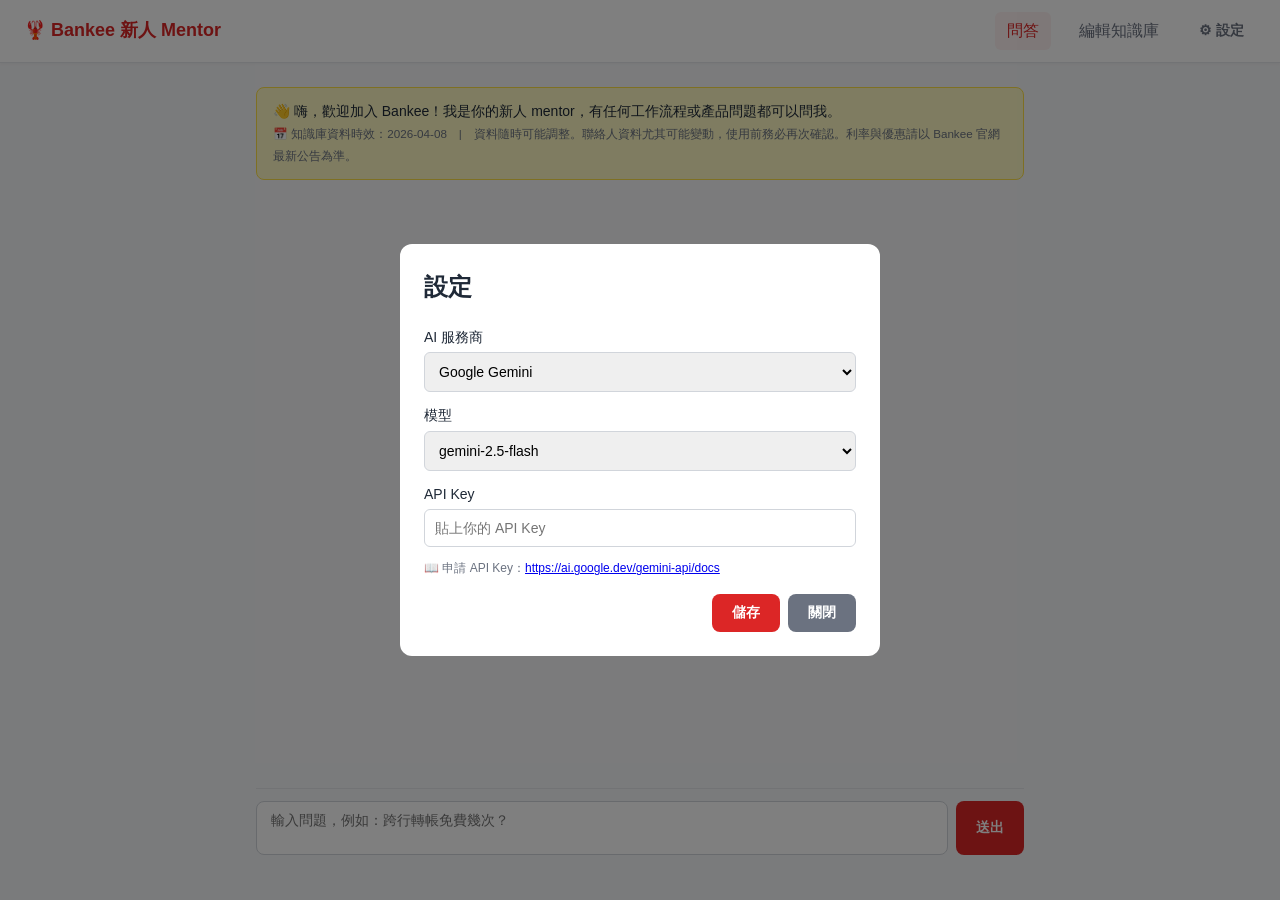
<file: docs/index.html>
<!DOCTYPE html>
<html lang="zh-Hant">
<head>
  <meta charset="UTF-8" />
  <meta name="viewport" content="width=device-width, initial-scale=1.0" />
  <title>Bankee 新人 Mentor</title>
  <link rel="stylesheet" href="css/styles.css" />
</head>
<body>
  <header class="topbar">
    <div class="brand">🦞 Bankee 新人 Mentor</div>
    <nav>
      <a href="index.html" class="active">問答</a>
      <a href="edit.html">編輯知識庫</a>
      <button id="settings-btn" class="link-btn">⚙ 設定</button>
    </nav>
  </header>

  <main class="chat-container">
    <div id="notice" class="notice">
      👋 嗨，歡迎加入 Bankee！我是你的新人 mentor，有任何工作流程或產品問題都可以問我。<br />
      <small id="data-as-of"></small>
    </div>

    <div id="messages" class="messages"></div>

    <form id="chat-form" class="chat-form">
      <textarea id="input" placeholder="輸入問題，例如：跨行轉帳免費幾次？" rows="2" required></textarea>
      <button type="submit" id="send-btn">送出</button>
    </form>
  </main>

  <!-- 設定 Modal -->
  <div id="settings-modal" class="modal hidden">
    <div class="modal-content">
      <h2>設定</h2>
      <label>
        AI 服務商
        <select id="provider-select"></select>
      </label>
      <label>
        模型
        <select id="model-select"></select>
      </label>
      <label>
        API Key
        <input type="password" id="apikey-input" placeholder="貼上你的 API Key" />
      </label>
      <p class="hint" id="apikey-hint"></p>
      <div class="modal-actions">
        <button id="settings-save">儲存</button>
        <button id="settings-close" class="secondary">關閉</button>
      </div>
    </div>
  </div>

  <script src="js/gemini.js"></script>
  <script src="js/app.js"></script>
</body>
</html>
</file>
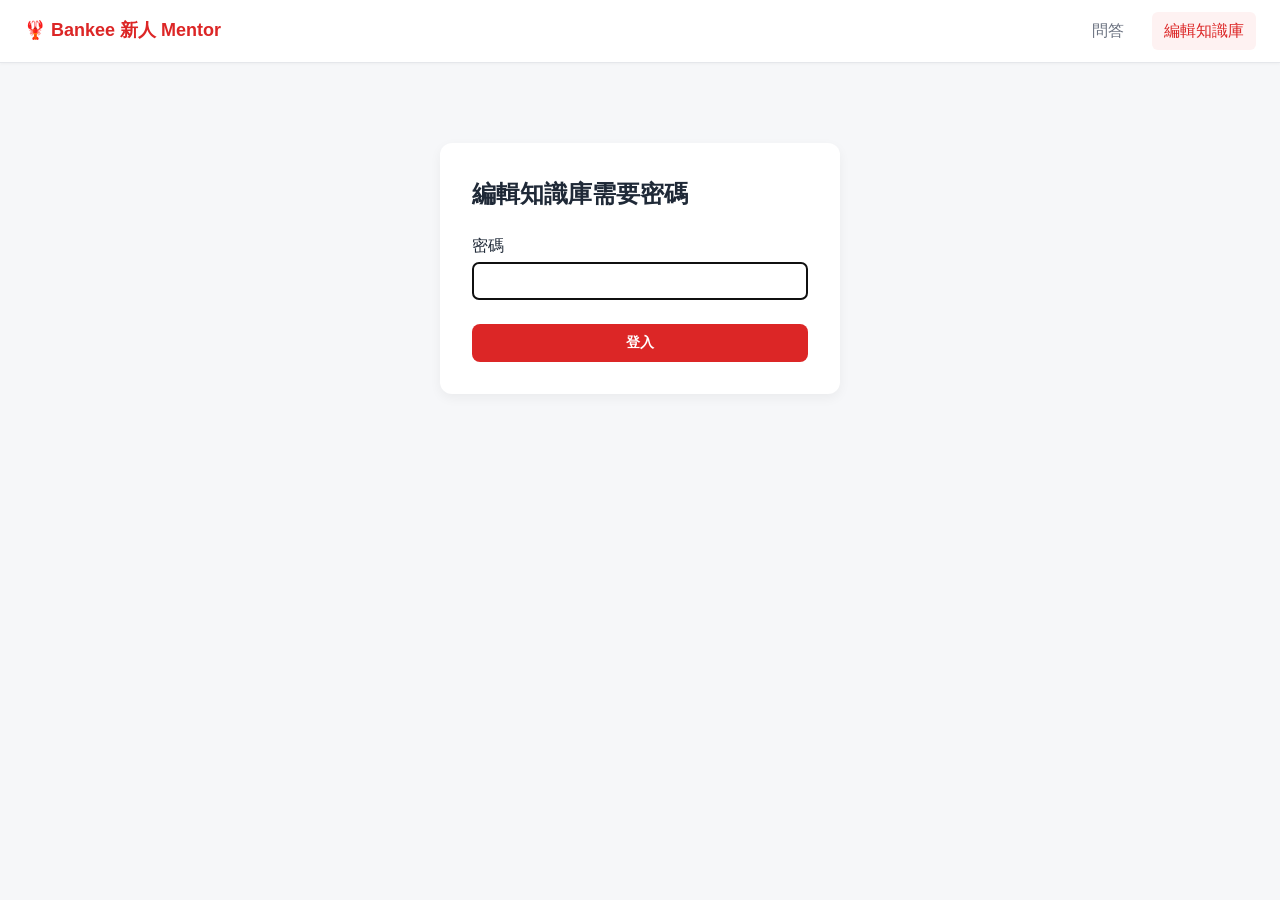
<file: docs/edit.html>
<!DOCTYPE html>
<html lang="zh-Hant">
<head>
  <meta charset="UTF-8" />
  <meta name="viewport" content="width=device-width, initial-scale=1.0" />
  <title>編輯知識庫 - Bankee Mentor</title>
  <link rel="stylesheet" href="css/styles.css" />
</head>
<body>
  <header class="topbar">
    <div class="brand">🦞 Bankee 新人 Mentor</div>
    <nav>
      <a href="index.html">問答</a>
      <a href="edit.html" class="active">編輯知識庫</a>
    </nav>
  </header>

  <main class="edit-container">
    <!-- 登入畫面 -->
    <section id="login-section">
      <h2>編輯知識庫需要密碼</h2>
      <form id="login-form">
        <label>
          密碼
          <input type="password" id="password-input" required autofocus />
        </label>
        <button type="submit">登入</button>
      </form>
      <p id="login-error" class="error hidden">密碼錯誤</p>
    </section>

    <!-- 編輯介面 -->
    <section id="editor-section" class="hidden">
      <div class="editor-header">
        <h2>知識庫編輯器</h2>
        <div>
          <button id="add-doc-btn">+ 新增文件</button>
          <button id="commit-btn">💾 儲存到 GitHub</button>
          <button id="github-settings-btn" class="secondary">🔑 GitHub Token</button>
          <button id="export-btn" class="secondary">⬇ 匯出 JSON</button>
          <button id="logout-btn" class="secondary">登出</button>
        </div>
      </div>

      <p class="hint">
        💡 設定 GitHub Token 後，按「💾 儲存到 GitHub」可直接 commit，網站約 1–2 分鐘自動更新。<br />
        若不想用 Token，可改用「⬇ 匯出 JSON」下載後手動上傳到 repo。
      </p>

      <div class="editor-layout">
        <aside class="doc-list">
          <h3>文件列表</h3>
          <ul id="doc-list-ul"></ul>
        </aside>

        <div class="doc-editor">
          <div id="no-selection" class="placeholder">← 從左側選一份文件來編輯</div>
          <form id="doc-form" class="hidden">
            <div class="ai-edit-box">
              <label class="ai-edit-label">
                ✨ AI 編輯助手（用口語描述要改什麼）
              </label>
              <textarea id="ai-instruction" rows="2"
                placeholder="例如：把跨行轉帳次數改成 7 次；或：在常見問題加一條 Q&A 說明利息何時入帳"></textarea>
              <button type="button" id="ai-apply-btn">🪄 讓 AI 修改</button>
              <p class="hint">需先在問答頁設定 Gemini API Key。AI 修改後請務必檢查再儲存。</p>
            </div>
            <hr/>
            <label>ID <input type="text" id="doc-id" required /></label>
            <label>標題 <input type="text" id="doc-title" required /></label>
            <label>領域 <input type="text" id="doc-domain" required /></label>
            <label>版本 <input type="text" id="doc-version" required /></label>
            <label>資料時效 <input type="date" id="doc-data-as-of" required /></label>
            <label>來源 (每行一個 URL)
              <textarea id="doc-sources" rows="3"></textarea>
            </label>
            <label>內容 (Markdown)
              <textarea id="doc-content" rows="20" required></textarea>
            </label>
            <div class="form-actions">
              <button type="submit">儲存變更（記憶體中）</button>
              <button type="button" id="delete-doc-btn" class="danger">刪除此文件</button>
            </div>
          </form>
        </div>
      </div>
    </section>

    <!-- GitHub Token Modal -->
    <div id="gh-modal" class="modal hidden">
      <div class="modal-content">
        <h2>🔑 GitHub Personal Access Token</h2>
        <p class="hint">
          Token 只儲存在你的瀏覽器 localStorage，不會傳到任何伺服器。<br />
          申請方式：<a href="https://github.com/settings/tokens?type=beta" target="_blank">github.com/settings/tokens</a><br />
          權限只需要：<code>Contents: Read and write</code>（限定本 repo）
        </p>
        <label>
          GitHub Token (ghp_... 或 github_pat_...)
          <input type="password" id="gh-token-input" placeholder="貼上你的 token" />
        </label>
        <p class="hint">⚠️ 任何持有此 token 的人都能修改 repo，請勿外流。</p>
        <div class="modal-actions">
          <button id="gh-token-save">儲存</button>
          <button id="gh-token-clear" class="secondary">清除</button>
          <button id="gh-modal-close" class="secondary">關閉</button>
        </div>
      </div>
    </div>
  </main>

  <script src="js/gemini.js"></script>
  <script src="js/edit.js"></script>
</body>
</html>
</file>
<file: docs/css/styles.css>
/* Bankee Mentor — minimal modern UI */
* { box-sizing: border-box; }
body {
  margin: 0;
  font-family: -apple-system, BlinkMacSystemFont, "Segoe UI", "PingFang TC", "Microsoft JhengHei", sans-serif;
  background: #f6f7f9;
  color: #1f2937;
  line-height: 1.6;
}

/* Topbar */
.topbar {
  display: flex;
  justify-content: space-between;
  align-items: center;
  padding: 12px 24px;
  background: #fff;
  border-bottom: 1px solid #e5e7eb;
  box-shadow: 0 1px 3px rgba(0,0,0,0.04);
}
.brand { font-weight: 700; font-size: 18px; color: #dc2626; }
.topbar nav { display: flex; gap: 16px; align-items: center; }
.topbar nav a {
  text-decoration: none;
  color: #6b7280;
  font-weight: 500;
  padding: 6px 12px;
  border-radius: 6px;
}
.topbar nav a:hover { background: #f3f4f6; }
.topbar nav a.active { color: #dc2626; background: #fef2f2; }
.link-btn {
  background: none; border: none; cursor: pointer;
  color: #6b7280; font-size: 14px; padding: 6px 12px;
}
.link-btn:hover { color: #1f2937; }

/* Chat */
.chat-container {
  max-width: 800px;
  margin: 24px auto;
  padding: 0 16px;
  display: flex;
  flex-direction: column;
  height: calc(100vh - 120px);
}
.notice {
  background: #fef9c3;
  border: 1px solid #fde047;
  border-radius: 8px;
  padding: 12px 16px;
  margin-bottom: 16px;
  font-size: 14px;
}
.notice small { color: #6b7280; }

.messages {
  flex: 1;
  overflow-y: auto;
  padding: 8px 0;
  display: flex;
  flex-direction: column;
  gap: 12px;
}
.msg {
  max-width: 80%;
  padding: 12px 16px;
  border-radius: 12px;
  white-space: pre-wrap;
  word-wrap: break-word;
}
.msg.user {
  align-self: flex-end;
  background: #dc2626;
  color: #fff;
  border-bottom-right-radius: 4px;
}
.msg.ai {
  align-self: flex-start;
  background: #fff;
  border: 1px solid #e5e7eb;
  border-bottom-left-radius: 4px;
}
.msg.ai .sources {
  margin-top: 8px;
  padding-top: 8px;
  border-top: 1px dashed #e5e7eb;
  font-size: 12px;
  color: #6b7280;
}
.msg.error { background: #fee2e2; border: 1px solid #fca5a5; color: #991b1b; align-self: stretch; max-width: 100%; }

.chat-form {
  display: flex;
  gap: 8px;
  padding: 12px 0;
  border-top: 1px solid #e5e7eb;
  background: #f6f7f9;
}
.chat-form textarea {
  flex: 1;
  padding: 10px 14px;
  border: 1px solid #d1d5db;
  border-radius: 8px;
  font-size: 14px;
  font-family: inherit;
  resize: none;
}
.chat-form textarea:focus { outline: 2px solid #dc2626; border-color: #dc2626; }
button {
  padding: 10px 20px;
  border: none;
  border-radius: 8px;
  background: #dc2626;
  color: #fff;
  font-weight: 600;
  cursor: pointer;
  font-size: 14px;
}
button:hover { background: #b91c1c; }
button:disabled { background: #9ca3af; cursor: not-allowed; }
button.secondary { background: #6b7280; }
button.secondary:hover { background: #4b5563; }
button.danger { background: #f59e0b; }
button.danger:hover { background: #d97706; }

/* Modal */
.modal {
  position: fixed; inset: 0;
  background: rgba(0,0,0,0.5);
  display: flex; align-items: center; justify-content: center;
  z-index: 100;
}
.modal.hidden { display: none; }
.modal-content {
  background: #fff; padding: 24px;
  border-radius: 12px; max-width: 480px; width: 90%;
}
.modal-content h2 { margin-top: 0; }
.modal-content label {
  display: block; margin: 12px 0;
  font-size: 14px; font-weight: 500;
}
.modal-content input, .modal-content select {
  display: block; width: 100%;
  padding: 10px; margin-top: 4px;
  border: 1px solid #d1d5db; border-radius: 6px;
  font-size: 14px; font-family: inherit;
}
.modal-actions { display: flex; gap: 8px; justify-content: flex-end; margin-top: 16px; }
.hint { font-size: 12px; color: #6b7280; margin: 8px 0; }
.hint code { background: #f3f4f6; padding: 2px 6px; border-radius: 4px; }

/* Edit page */
.edit-container { max-width: 1200px; margin: 24px auto; padding: 0 16px; }
#login-section { max-width: 400px; margin: 80px auto; background: #fff; padding: 32px; border-radius: 12px; box-shadow: 0 4px 12px rgba(0,0,0,0.05); }
#login-section h2 { margin-top: 0; }
#login-section label { display: block; margin: 16px 0; }
#login-section input { width: 100%; padding: 10px; border: 1px solid #d1d5db; border-radius: 6px; font-size: 14px; margin-top: 4px; }
#login-section button { width: 100%; margin-top: 8px; }
.error { color: #dc2626; font-size: 14px; }
.hidden { display: none !important; }

.editor-header { display: flex; justify-content: space-between; align-items: center; margin-bottom: 16px; flex-wrap: wrap; gap: 8px; }
.editor-header h2 { margin: 0; }
.editor-header > div { display: flex; gap: 8px; flex-wrap: wrap; }

.editor-layout { display: grid; grid-template-columns: 280px 1fr; gap: 16px; background: #fff; border-radius: 12px; padding: 16px; }
@media (max-width: 768px) { .editor-layout { grid-template-columns: 1fr; } }

.doc-list h3 { margin-top: 0; font-size: 14px; color: #6b7280; text-transform: uppercase; }
.doc-list ul { list-style: none; padding: 0; margin: 0; }
.doc-list li {
  padding: 10px 12px; cursor: pointer; border-radius: 6px;
  font-size: 14px; margin-bottom: 4px;
}
.doc-list li:hover { background: #f3f4f6; }
.doc-list li.active { background: #fef2f2; color: #dc2626; font-weight: 600; }

.doc-editor { padding-left: 16px; border-left: 1px solid #e5e7eb; }
@media (max-width: 768px) { .doc-editor { padding-left: 0; border-left: none; border-top: 1px solid #e5e7eb; padding-top: 16px; } }
.placeholder { color: #9ca3af; text-align: center; padding: 60px 20px; }
#doc-form label { display: block; margin: 12px 0; font-size: 13px; font-weight: 600; color: #374151; }
#doc-form input, #doc-form textarea {
  width: 100%; padding: 8px 12px; border: 1px solid #d1d5db; border-radius: 6px;
  font-size: 14px; font-family: inherit; margin-top: 4px;
}
#doc-form textarea { font-family: 'SF Mono', Monaco, Consolas, monospace; font-size: 13px; }
.form-actions { display: flex; gap: 8px; margin-top: 16px; }

.ai-edit-box {
  background: linear-gradient(135deg, #fef3c7 0%, #fef9c3 100%);
  border: 1px solid #fcd34d;
  border-radius: 8px;
  padding: 12px;
  margin-bottom: 16px;
}
.ai-edit-label { font-weight: 600; color: #92400e; display: block; margin-bottom: 6px; }
#ai-instruction {
  width: 100%; padding: 8px 12px;
  border: 1px solid #fcd34d; border-radius: 6px;
  font-size: 14px; font-family: inherit; resize: vertical;
}
#ai-apply-btn { margin-top: 8px; background: #f59e0b; }
#ai-apply-btn:hover { background: #d97706; }
#ai-apply-btn:disabled { background: #9ca3af; }
.ai-edit-box .hint { color: #92400e; }
</file>
